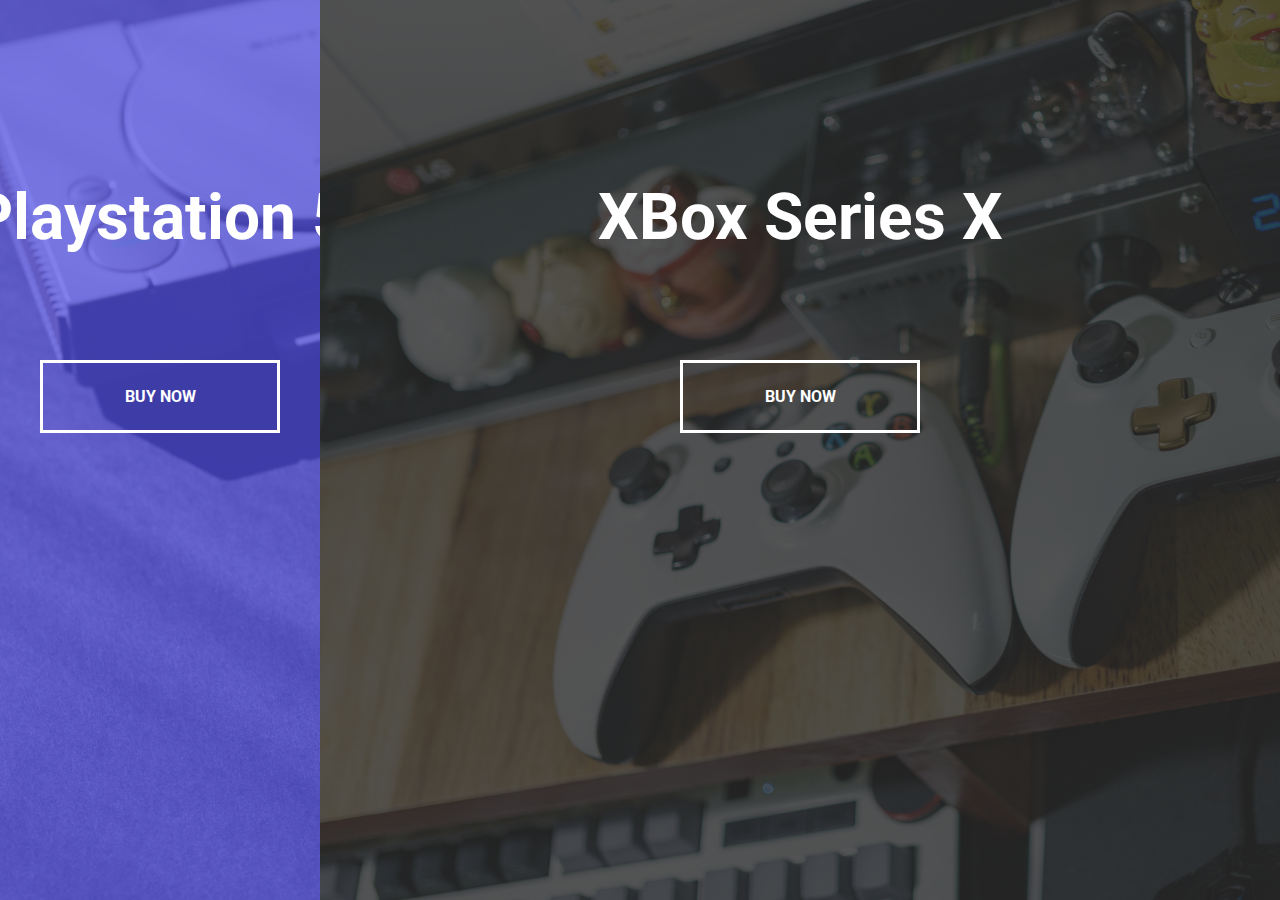
<file: index.html>
<!DOCTYPE html>
<html lang="en">
  <head>
    <meta charset="UTF-8" />
    <meta http-equiv="X-UA-Compatible" content="IE=edge" />
    <meta name="viewport" content="width=device-width, initial-scale=1.0" />
    <link rel="stylesheet" href="style.css" />
    <title>Split Landing Page</title>
  </head>
  <body>
    <div class="container">
      <div class="split left">
        <h1>Playstation 5</h1>
        <a href="#" class="btn">Buy Now</a>
      </div>
      <div class="split right">
        <h1>XBox Series X</h1>
        <a href="#" class="btn">Buy Now</a>
      </div>
    </div>
    <script src="app.js"></script>
  </body>
</html>
</file>
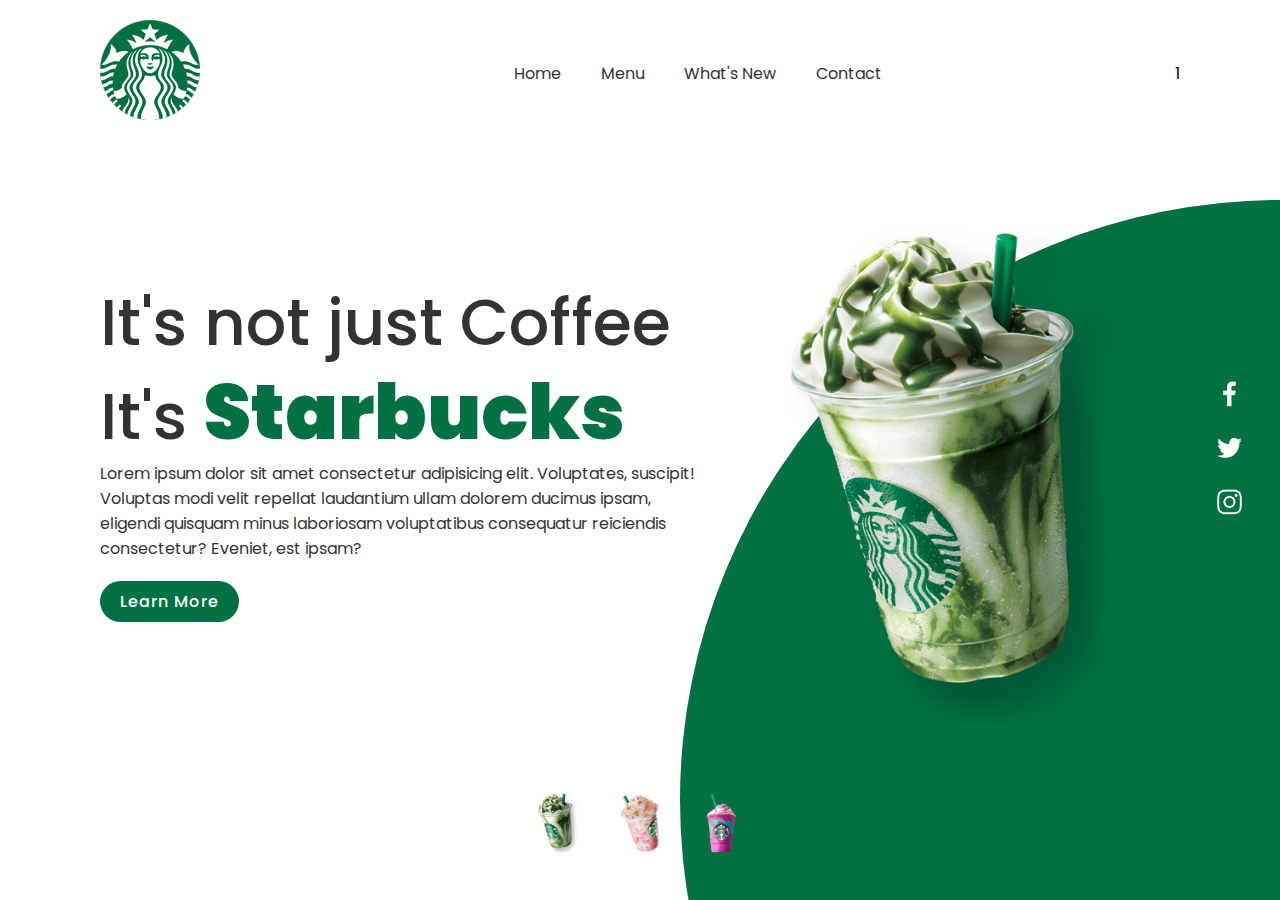
<file: landing-page/index.html>
<!DOCTYPE html>
<html lang="en">
  <head>
    <meta charset="UTF-8" />
    <meta http-equiv="X-UA-Compatible" content="IE=edge" />
    <meta name="viewport" content="width=device-width, initial-scale=1.0" />
    <title>Document</title>
    <link rel="stylesheet" href="style.css" />
  </head>
  <body>
    <div class="container">
      <div class="circle"></div>
      <header>
        <a href="#" class="logo">
          <img src="images/logo.png" alt="" />
        </a>
        <ul>
          <li><a href="#">Home</a></li>
          <li><a href="#">Menu</a></li>
          <li><a href="#">What's New</a></li>
          <li><a href="#">Contact</a></li>
        </ul>
        1
      </header>

      <div class="content">
        <div class="textBox">
          <h2>It's not just Coffee <br />It's <span>Starbucks</span></h2>
          <p>
            Lorem ipsum dolor sit amet consectetur adipisicing elit. Voluptates,
            suscipit! Voluptas modi velit repellat laudantium ullam dolorem
            ducimus ipsam, eligendi quisquam minus laboriosam voluptatibus
            consequatur reiciendis consectetur? Eveniet, est ipsam?
          </p>

          <a href="#">Learn More</a>
        </div>
        <div class="imgBox">
          <img src="images/img1.png" class="starbucks" alt="" />
        </div>
      </div>
      <!-- 
       -->
      <ul class="thumb">
        <li>
          <img
            src="images/thumb1.png"
            alt=""
            onclick="imageSlider('./images/img1.png');
            changeCircleColor('#017143');
            "
          />
        </li>
        <li>
          <img
            src="images/thumb2.png"
            alt=""
            onclick="imageSlider('./images/img2.png');
            changeCircleColor('#eb7495');
            "
          />
        </li>
        <li>
          <img
            src="images/thumb3.png"
            alt=""
            onclick="imageSlider('./images/img3.png');
            changeCircleColor('#d752b1')"
          />
        </li>
      </ul>
      <ul class="sci">
        <li>
          <a href="#"><img src="images/facebook.png" alt="" /></a>
        </li>
        <li>
          <a href="#"><img src="images/twitter.png" alt="" /></a>
        </li>
        <li>
          <a href="#"><img src="images/instagram.png " alt="" /></a>
        </li>
      </ul>
    </div>
    <script src="script.js"></script>
  </body>
</html>
</file>
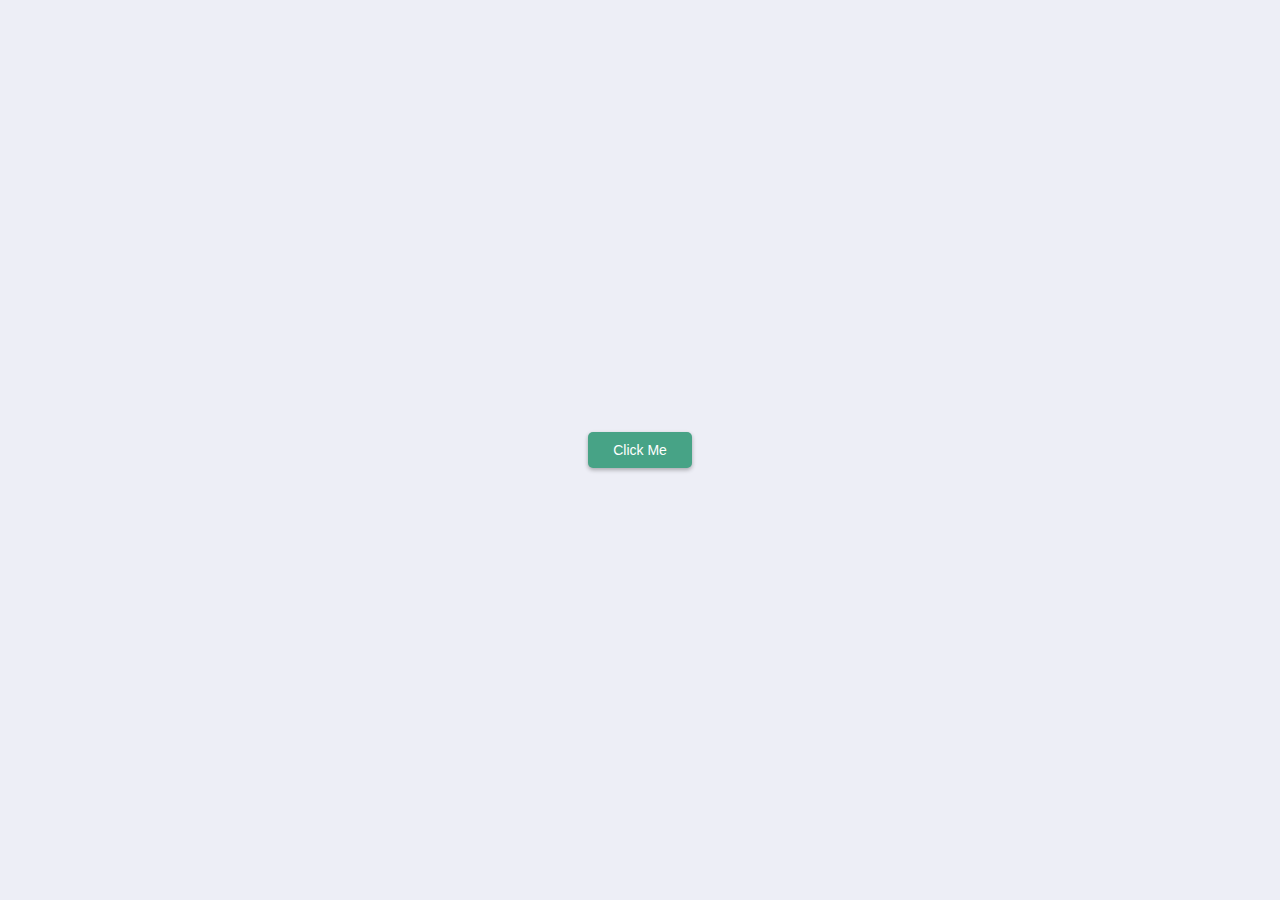
<file: modal-popup/index.html>
<!DOCTYPE html>
<html lang="en">
  <head>
    <meta charset="UTF-8" />
    <meta http-equiv="X-UA-Compatible" content="IE=edge" />
    <meta name="viewport" content="width=device-width, initial-scale=1.0" />
    <title>Modal Popup</title>
    <link rel="stylesheet" href="style.css" />
  </head>
  <body>
    <button id="open">Click Me</button>
    <div class="modal_container" id="modal_container">
      <div class="modal">
        <h1>Modals Are 😎</h1>
        <p>
          Lorem ipsum dolor sit amet, consectetur adipisicing elit. Recusandae
          maxime sequi reiciendis officiis, quod, quasi autem quisquam ratione
          molestiae laudantium totam tempora. Quia, omnis amet. Lorem ipsum
          dolor, sit amet consectetur adipisicing elit. Iste, veritatis
          consequuntur corrupti, error laborum nisi illo sequi ad doloremque
          dicta eveniet illum eaque, delectus nam!
        </p>
        <button id="close">Close Me</button>
      </div>
    </div>
    <script src="script.js"></script>
  </body>
</html>
</file>
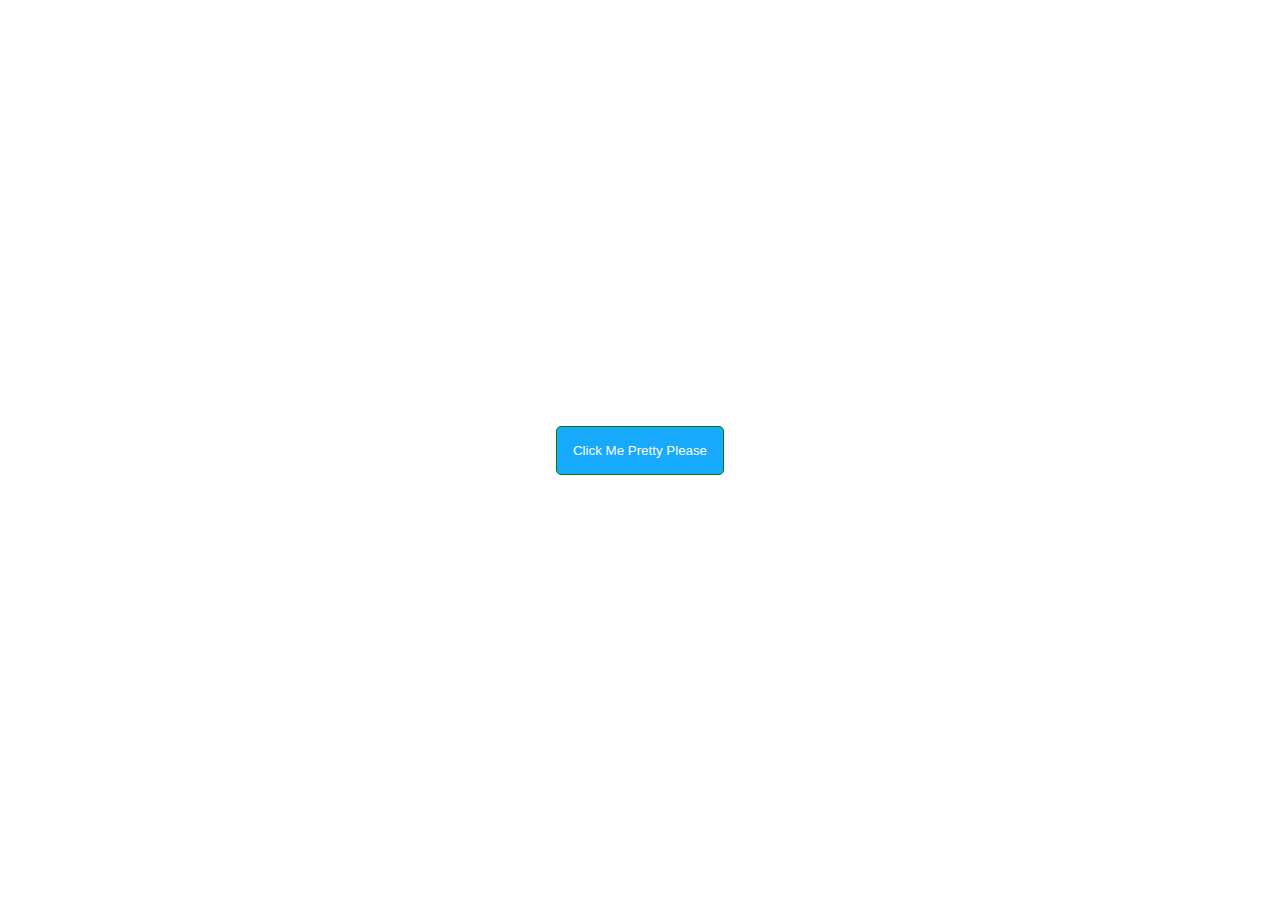
<file: toastNotification/index.html>
<!DOCTYPE html>
<html lang="en">
  <head>
    <meta charset="UTF-8" />
    <meta http-equiv="X-UA-Compatible" content="IE=edge" />
    <meta name="viewport" content="width=device-width, initial-scale=1.0" />
    <title>Toast Notification</title>
    <link rel="stylesheet" href="style.css" />
  </head>
  <body>
    <div id="container"></div>
    <button id="btn">Click Me Pretty Please</button>
    <script src="script.js"></script>
  </body>
</html>
</file>
<file: style.css>
@import url('https://fonts.googleapis.com/css2?family=Roboto&display=swap');

:root {
    --left-bg-color: rgba(87, 84, 236, 0.7);
    --right-bg-color: rgba(43, 43, 43, 0.8);
    --left-btn-hover-color: rgba(87, 84, 236, 1);
    --right-btn-hover-color: rgba(28, 122, 28, 1);
    --hover-width: 75%;
    --other-width: 25%;
    --speed: 1000ms;
}

* {
    margin: 0;
    padding: 0;
    box-sizing: border-box;
}

body {
    font-family: 'Roboto', sans-serif;
    height: 100vh;
    overflow: hidden;
    margin: 0;
}

h1 {
    font-size: 4rem;
    color: #fff;
    position: absolute;
    left: 50%;
    top: 20%;
    transform: translateX(-50%);
    white-space: nowrap;
}

.btn {
    position: absolute;
    left: 50%;
    top: 40%;
    transform: translateX(-50%);
    text-decoration: none;
    color: #fff;
    border: white solid 0.2rem;
    font-size: 1rem;
    width: 15rem;
    padding: 1.5rem;
    display: flex;
    align-items: center;
    justify-content: center;
    font-weight: bold;
    text-transform: uppercase;
}

.split.left .btn:hover {
    background-color: var(--left-btn-hover-color);
    border-color: var(--left-btn-hover-color);
}

.split.right .btn:hover {
    background-color: var(--right-btn-hover-color);
    border-color: var(--right-btn-hover-color);
}


.container {
    position: relative;
    width: 100%;
    height: 100%;
    background-color: #333;
}

.split {
    position: absolute;
    width: 50%;
    height: 100%;
    overflow: hidden;
}

.split.left {
    left: 0;
    background: url('img/ps.jpg');
    background-repeat: no-repeat;
    background-size: cover;
}

.split.left::before {
    content: '';
    position: absolute;
    width: 100%;
    height: 100%;
    background-color: var(--left-bg-color);
}

.split.right {
    right: 0;
    background: url('img/xbox.jpg');
    background-repeat: no-repeat;
    background-size: cover;
}

.split.right::before {
    content: '';
    position: absolute;
    width: 100%;
    height: 100%;
    background-color: var(--right-bg-color);
}

.split.right,
.split.left,
.split.right::before,
.split.left::before {
    transition: all var(--speed) ease-in-out;
}

.hover-left .left {
    width: var(--hover-width);
}

.hover-left .right {
    width: var(--over-width);
}

.hover-right .right {
    width: var(--hover-width);
}

.hover-right .left {
    width: var(--other-width);
}

@media(max-width:800px){
    h1{
        font-size: 2rem;
        top: 30%;
    }

    .btn{
        padding: 1.2rem;
        width: 12rem;
    }
}
</file>
<file: landing-page/style.css>
@import url("https://fonts.googleapis.com/css2?family=Poppins:wght@400&display=swap");

* {
  margin: 0;
  padding: 0;
  box-sizing: border-box;
  font-family: "Poppins", sans-serif;
}

body {
  overflow: hidden;
}

.container {
  position: relative;
  width: 100%;
  min-height: 100vh;
  padding: 100px;
  display: flex;
  justify-content: center;
  align-items: center;
  background-color: #fff;
}

header {
  position: absolute;
  top: 0;
  left: 0;
  width: 100%;
  padding: 20px 100px;
  display: flex;
  align-items: center;
  justify-content: space-between;
 
}

header .logo {
  position: relative;
  max-width: 80px;
}

header ul {
  position: relative;
  display: flex;
}

header ul li {
  list-style: none;
}

header ul li a {
  display: inline-block;
  color: #333;
  font-weight: 400;
  margin-left: 40px;
  text-decoration: none;
}

header ul li a:hover {
  color: #017143;
}

.content {
  position: relative;
  width: 100%;
  display: flex;
  justify-content: space-between;
  align-items: center;
}

.content .textBox {
  position: relative;
  max-width: 600px;
}

.content .textBox h2 {
  color: #333;
  font-size: 4em;
  line-height: 1.4em;
  font-weight: 500;
}

.content .textBox h2 span {
  color: #017143;
  font-size: 1.2em;
  font-weight: 900;
}

.content .textBox p {
  color: #333;
}

.content .textBox a {
  display: inline-block;
  margin-top: 20px;
  padding: 8px 20px;
  background-color: #017143;
  color: #fff;
  border-radius: 40px;
  font-weight: 500;
  letter-spacing: 1px;
  text-decoration: none;
}

.content .imgBox {
  width: 600px;
  display: flex;
  justify-content: flex-end;
  padding-right: 50px;
  margin-top: 50px;
}
.content .imgBox img {
  max-width: 340px;
}

.thumb {
  position: absolute;
  left: 50%;
  bottom: 40px;
  transform: translateX(-50%);
  display: flex;
}

.thumb li {
  list-style: none;
  display: inline-block;
  margin: 0 20px;
  cursor: pointer;
  transition: 0.5s;
}

.thumb li:hover {
  transform: translateY(-15px);
}

.thumb li img {
  max-height: 60px;
}

.sci {
  position: absolute;
  top: 50%;
  right: 30px;
  transform: translateY(-50%);
  display: flex;
  justify-content: center;
  align-items: center;
  flex-direction: column;
}

.sci li {
  list-style: none;
}

.sci li a {
  display: inline-block;
  margin: 5px 0;
  transform: scale(0.6);
  filter: invert(1);
}

.circle {
  position: absolute;
  top: 0;
  left: 0;
  width: 100%;
  height: 100%;
  background-color: #017143;
  clip-path: circle(600px at right 800px);
}
</file>
<file: modal-popup/style.css>
@import url("https://fonts.googleapis.com/css2?family=Oxygen&display=swap");

* {
  margin: 0;
  padding: 0;
  box-sizing: border-box;
}

body {
  font-family: "Oxygen", sans-serif;
  background-color: #edeef6;
  display: flex;
  align-items: center;
  justify-content: center;
  min-height: 100vh;
  margin: 0;
}

button {
  background-color: #47a386;
  border: 0;
  border-radius: 5px;
  padding: 10px 25px;
  color: #fff;
  box-shadow: 0 2px 4px rgba(0, 0, 0, 0.3);
  font-size: 14px;
}

.modal_container {
  display: flex;
  align-items: center;
  justify-content: center;
  position: fixed;
  top: 0;
  left: 0;
  height: 100vh;
  width: 100vw;
  background-color: rgba(0, 0, 0, 0.3);
  pointer-events: none;
  opacity: 0;
  transition: opacity 0.3s ease-in;
}

.modal_container.show{
    opacity: 1;
    pointer-events: auto;
}

#close{
    margin-top: 15px;
}

.modal {
  background-color: white;
  width: 600px;
  max-width: 100%;
  border-radius: 5px;
  box-shadow: 0 2px 4px rgba(0, 0, 0, 0.2);
  padding: 30px 50px;
  text-align: center;
}

.modal h1 {
  margin: 0;
}

.modal p {
  opacity: 0.7;
  font-size: 14px;
}
</file>
<file: toastNotification/style.css>
@import url('https://fonts.googleapis.com/css2?family=Poppins&display=swap');

*{
    margin: 0;
    padding: 0;
    box-sizing: border-box;
}

body{
    font-family: 'Poppins', sans-serif;
    display: flex;
    justify-content: center;
    margin: 0;
    align-items: center;
    min-height: 100vh;
}

button{
    background-color: rgb(23, 169, 252);
    color: white;
    padding: 1rem;
    border-radius: 5px;
    border: 1px solid green;
    cursor: pointer;
}

button:focus{
    border: none;
}

#container{
    position: fixed;
    bottom: 10px;
    right: 10px;
}

.toast{
    background-color: rebeccapurple;
    padding: 2rem;
    color: #fff;
    border-radius: 5px;
    margin: 1rem;
}
</file>
